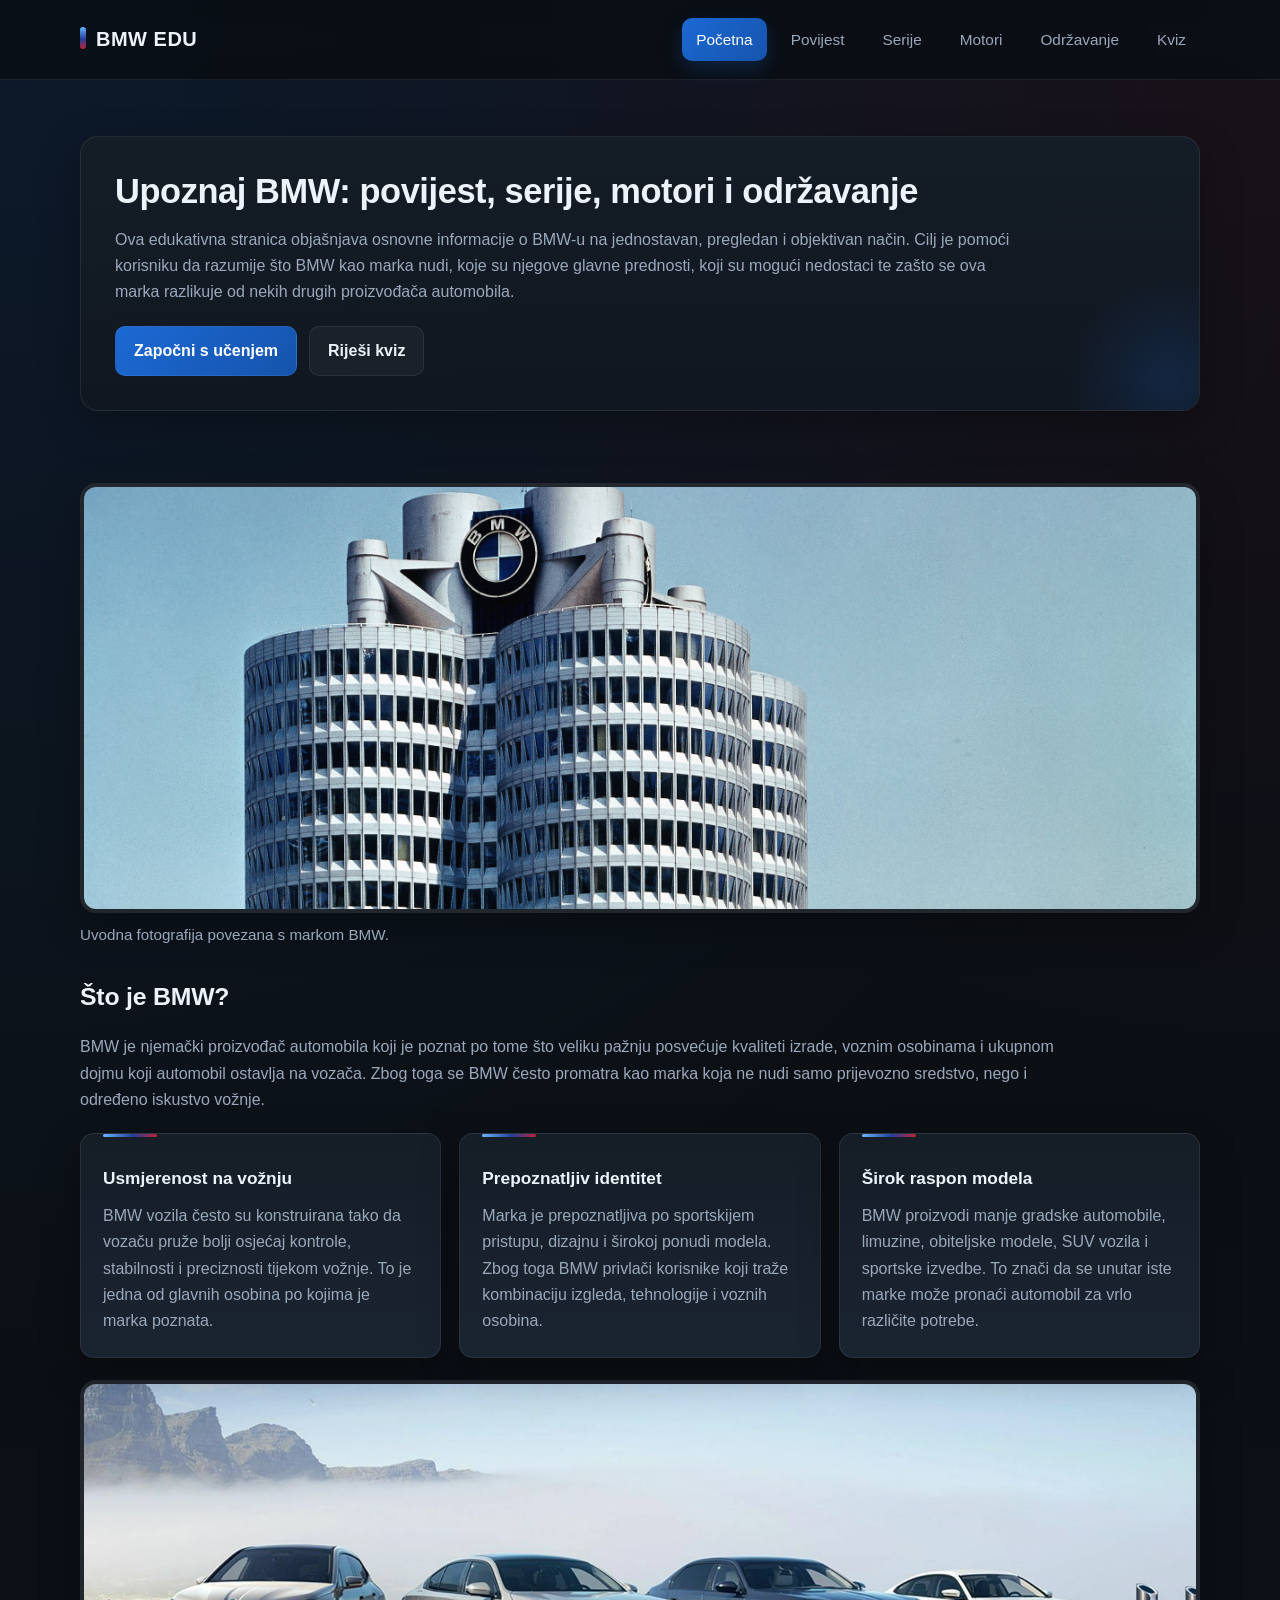
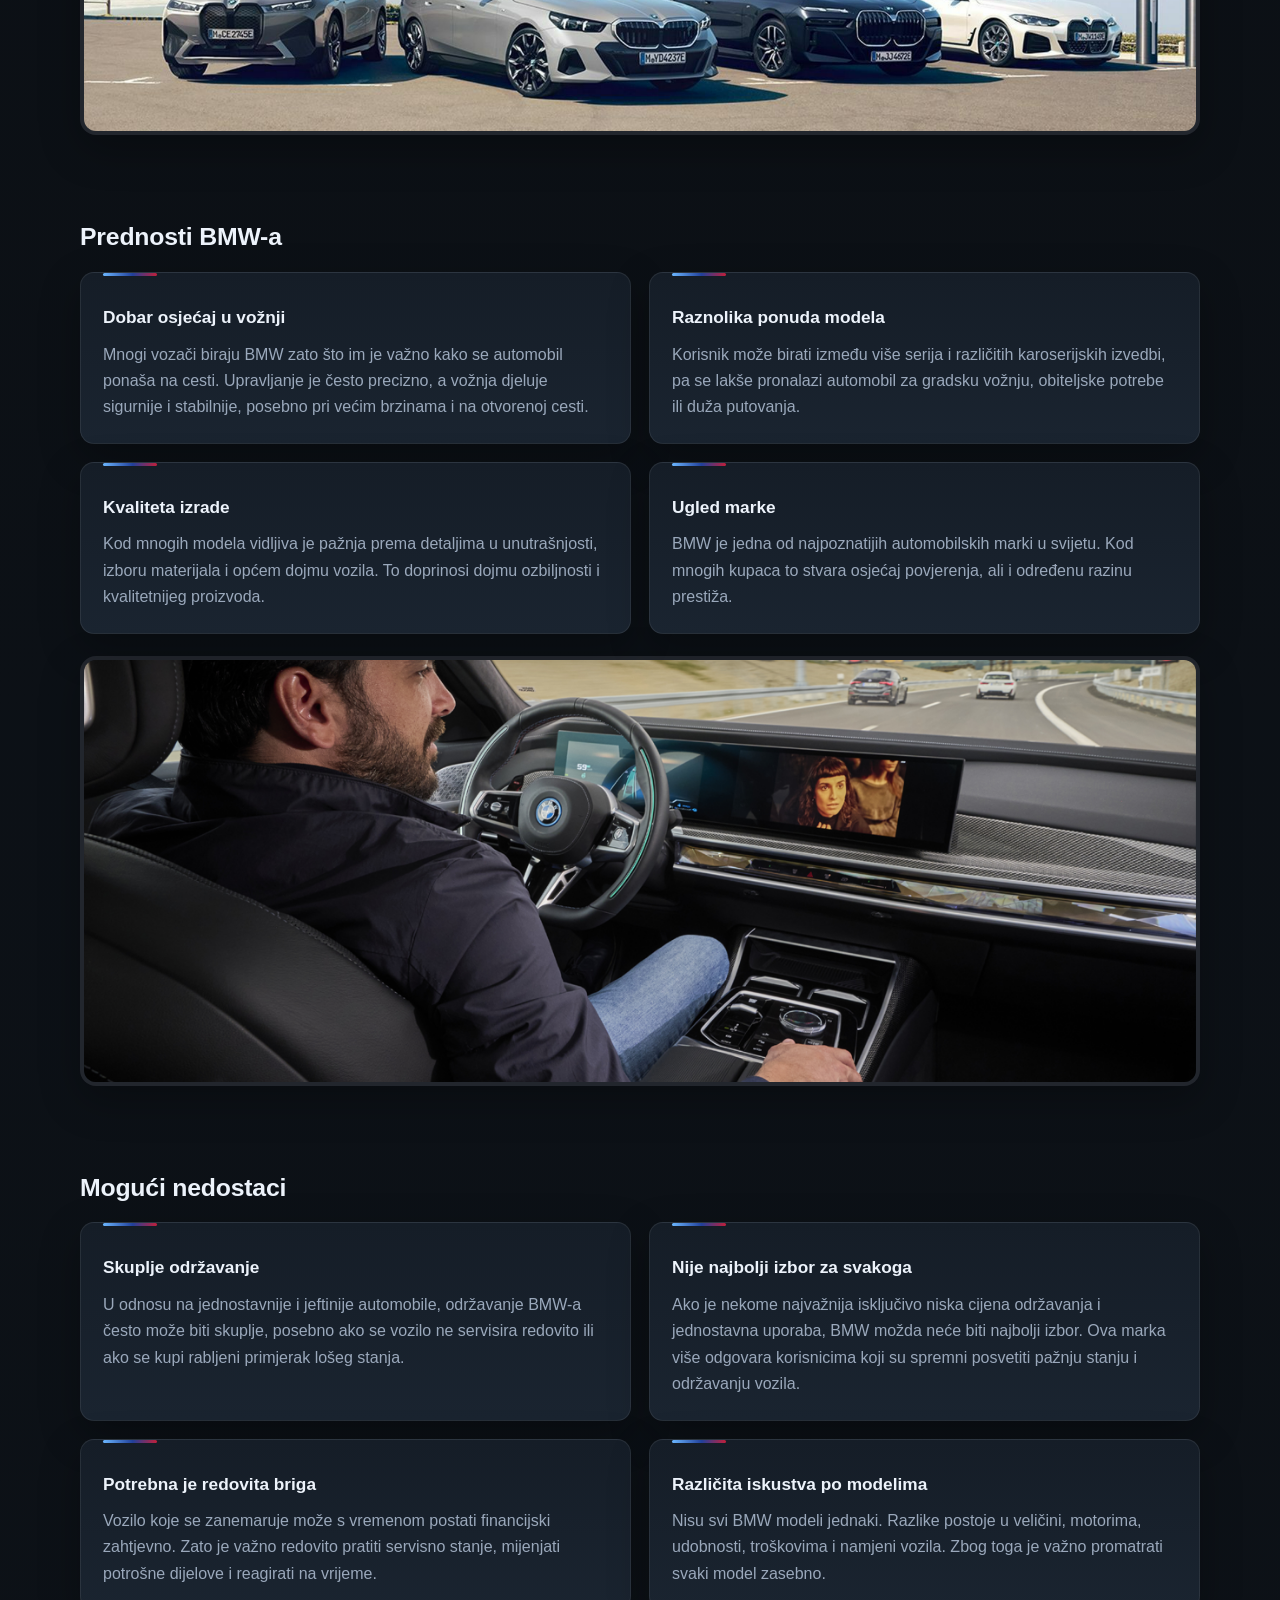
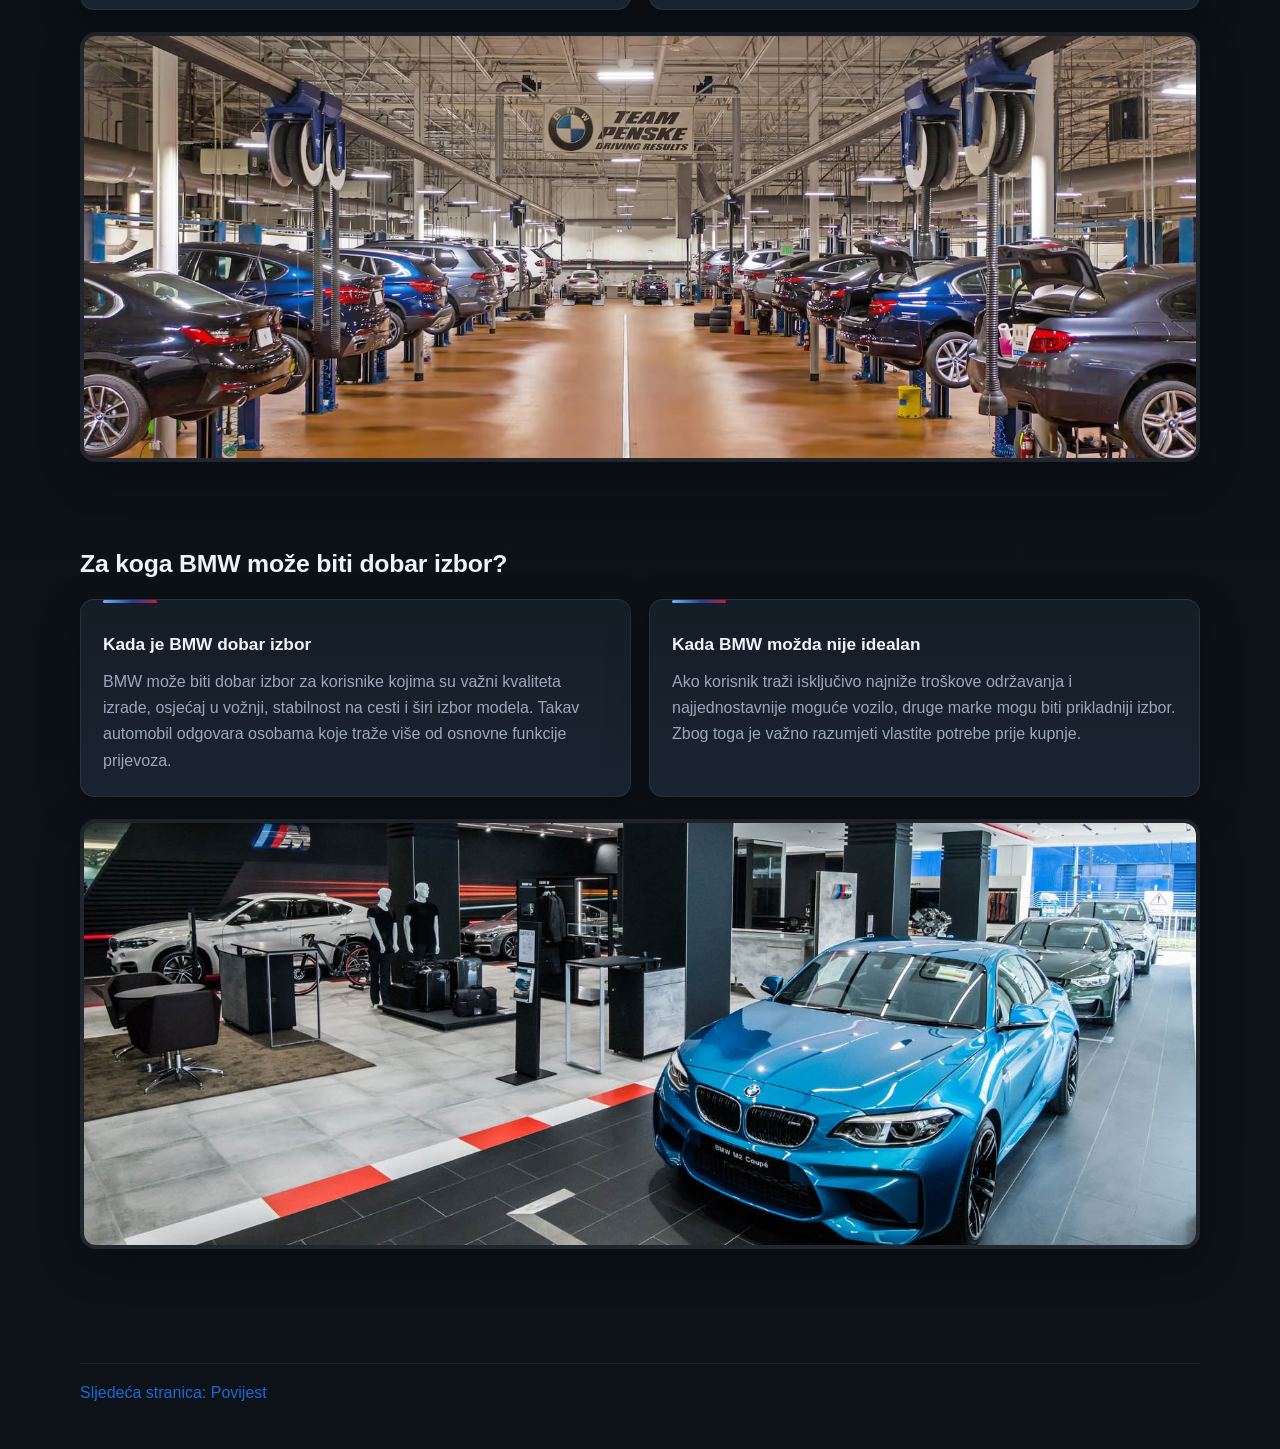
<file: index.html>
﻿<!DOCTYPE html>
<html lang="hr">
<head>
    <meta charset="UTF-8" />
    <meta name="viewport" content="width=device-width, initial-scale=1.0" />
    <title>BMW EDU – Početna</title>
    <link rel="stylesheet" href="style.css" />
</head>
<body>

    <header class="topbar">
        <div class="container topbar__inner">
            <a class="brand" href="index.html">BMW EDU</a>
            <nav class="nav">
                <a class="active" href="index.html">Početna</a>
                <a href="povijest.html">Povijest</a>
                <a href="serije.html">Serije</a>
                <a href="motori.html">Motori</a>
                <a href="odrzavanje.html">Održavanje</a>
                <a href="kviz.html">Kviz</a>
            </nav>
        </div>
    </header>

    <main>
        <section class="hero">
            <div class="container">
                <div class="hero__box">
                    <h1>Upoznaj BMW: povijest, serije, motori i održavanje</h1>
                    <p>
                        Ova edukativna stranica objašnjava osnovne informacije o BMW-u na jednostavan, pregledan i objektivan način.
                        Cilj je pomoći korisniku da razumije što BMW kao marka nudi, koje su njegove glavne prednosti,
                        koji su mogući nedostaci te zašto se ova marka razlikuje od nekih drugih proizvođača automobila.
                    </p>
                    <div class="hero__buttons">
                        <a class="btn" href="povijest.html">Započni s učenjem</a>
                        <a class="btn btn--secondary" href="kviz.html">Riješi kviz</a>
                    </div>
                </div>
            </div>
        </section>

        <section class="section">
            <div class="container">
                <figure class="page-image">
                    <img src="images/index-bmw.jpg" alt="Uvodna fotografija marke BMW">
                    <figcaption>Uvodna fotografija povezana s markom BMW.</figcaption>
                </figure>

                <h2>Što je BMW?</h2>
                <p class="section-intro">
                    BMW je njemački proizvođač automobila koji je poznat po tome što veliku pažnju posvećuje kvaliteti izrade,
                    voznim osobinama i ukupnom dojmu koji automobil ostavlja na vozača. Zbog toga se BMW često promatra kao marka
                    koja ne nudi samo prijevozno sredstvo, nego i određeno iskustvo vožnje.
                </p>

                <div class="grid">
                    <div class="card">
                        <h3>Usmjerenost na vožnju</h3>
                        <p>
                            BMW vozila često su konstruirana tako da vozaču pruže bolji osjećaj kontrole,
                            stabilnosti i preciznosti tijekom vožnje. To je jedna od glavnih osobina po kojima je marka poznata.
                        </p>
                    </div>

                    <div class="card">
                        <h3>Prepoznatljiv identitet</h3>
                        <p>
                            Marka je prepoznatljiva po sportskijem pristupu, dizajnu i širokoj ponudi modela.
                            Zbog toga BMW privlači korisnike koji traže kombinaciju izgleda, tehnologije i voznih osobina.
                        </p>
                    </div>

                    <div class="card">
                        <h3>Širok raspon modela</h3>
                        <p>
                            BMW proizvodi manje gradske automobile, limuzine, obiteljske modele, SUV vozila i sportske izvedbe.
                            To znači da se unutar iste marke može pronaći automobil za vrlo različite potrebe.
                        </p>
                    </div>

                </div>
                <figure class="page-image">
                    <img src="images/index2.png">
                </figure>
            </div>
        </section>

        <section class="section">
            <div class="container">
                <h2>Prednosti BMW-a</h2>
                <div class="grid-2">
                    <div class="card">
                        <h3>Dobar osjećaj u vožnji</h3>
                        <p>
                            Mnogi vozači biraju BMW zato što im je važno kako se automobil ponaša na cesti.
                            Upravljanje je često precizno, a vožnja djeluje sigurnije i stabilnije, posebno pri većim brzinama
                            i na otvorenoj cesti.
                        </p>
                    </div>

                    <div class="card">
                        <h3>Raznolika ponuda modela</h3>
                        <p>
                            Korisnik može birati između više serija i različitih karoserijskih izvedbi,
                            pa se lakše pronalazi automobil za gradsku vožnju, obiteljske potrebe ili duža putovanja.
                        </p>
                    </div>

                    <div class="card">
                        <h3>Kvaliteta izrade</h3>
                        <p>
                            Kod mnogih modela vidljiva je pažnja prema detaljima u unutrašnjosti, izboru materijala
                            i općem dojmu vozila. To doprinosi dojmu ozbiljnosti i kvalitetnijeg proizvoda.
                        </p>
                    </div>

                    <div class="card">
                        <h3>Ugled marke</h3>
                        <p>
                            BMW je jedna od najpoznatijih automobilskih marki u svijetu. Kod mnogih kupaca to stvara
                            osjećaj povjerenja, ali i određenu razinu prestiža.
                        </p>
                    </div>
                </div>
                <figure class="page-image">
                    <img src="images/index3.png">
                </figure>
            </div>
        </section>

        <section class="section">
            <div class="container">
                <h2>Mogući nedostaci</h2>
                <div class="grid-2">
                    <div class="card">
                        <h3>Skuplje održavanje</h3>
                        <p>
                            U odnosu na jednostavnije i jeftinije automobile, održavanje BMW-a često može biti skuplje,
                            posebno ako se vozilo ne servisira redovito ili ako se kupi rabljeni primjerak lošeg stanja.
                        </p>
                    </div>

                    <div class="card">
                        <h3>Nije najbolji izbor za svakoga</h3>
                        <p>
                            Ako je nekome najvažnija isključivo niska cijena održavanja i jednostavna uporaba,
                            BMW možda neće biti najbolji izbor. Ova marka više odgovara korisnicima koji su spremni
                            posvetiti pažnju stanju i održavanju vozila.
                        </p>
                    </div>

                    <div class="card">
                        <h3>Potrebna je redovita briga</h3>
                        <p>
                            Vozilo koje se zanemaruje može s vremenom postati financijski zahtjevno.
                            Zato je važno redovito pratiti servisno stanje, mijenjati potrošne dijelove i reagirati na vrijeme.
                        </p>
                    </div>

                    <div class="card">
                        <h3>Različita iskustva po modelima</h3>
                        <p>
                            Nisu svi BMW modeli jednaki. Razlike postoje u veličini, motorima, udobnosti,
                            troškovima i namjeni vozila. Zbog toga je važno promatrati svaki model zasebno.
                        </p>
                    </div>
                </div>
                <figure class="page-image">
                    <img src="images/index4.avif">
                </figure>
            </div>
        </section>

        <section class="section">
            <div class="container">
                <h2>Za koga BMW može biti dobar izbor?</h2>
                <div class="grid-2">
                    <div class="card">
                        <h3>Kada je BMW dobar izbor</h3>
                        <p>
                            BMW može biti dobar izbor za korisnike kojima su važni kvaliteta izrade, osjećaj u vožnji,
                            stabilnost na cesti i širi izbor modela. Takav automobil odgovara osobama koje traže više od osnovne funkcije prijevoza.
                        </p>
                    </div>

                    <div class="card">
                        <h3>Kada BMW možda nije idealan</h3>
                        <p>
                            Ako korisnik traži isključivo najniže troškove održavanja i najjednostavnije moguće vozilo,
                            druge marke mogu biti prikladniji izbor. Zbog toga je važno razumjeti vlastite potrebe prije kupnje.
                        </p>
                    </div>
                </div>
                <figure class="page-image">
                    <img src="images/index6.jpeg">
                </figure>
            </div>
        </section>
    </main>

    <footer class="footer">
        <div class="container footer__inner">
           
            <a href="povijest.html">Sljedeća stranica: Povijest</a>
        </div>
    </footer>

</body>
</html>
</file>
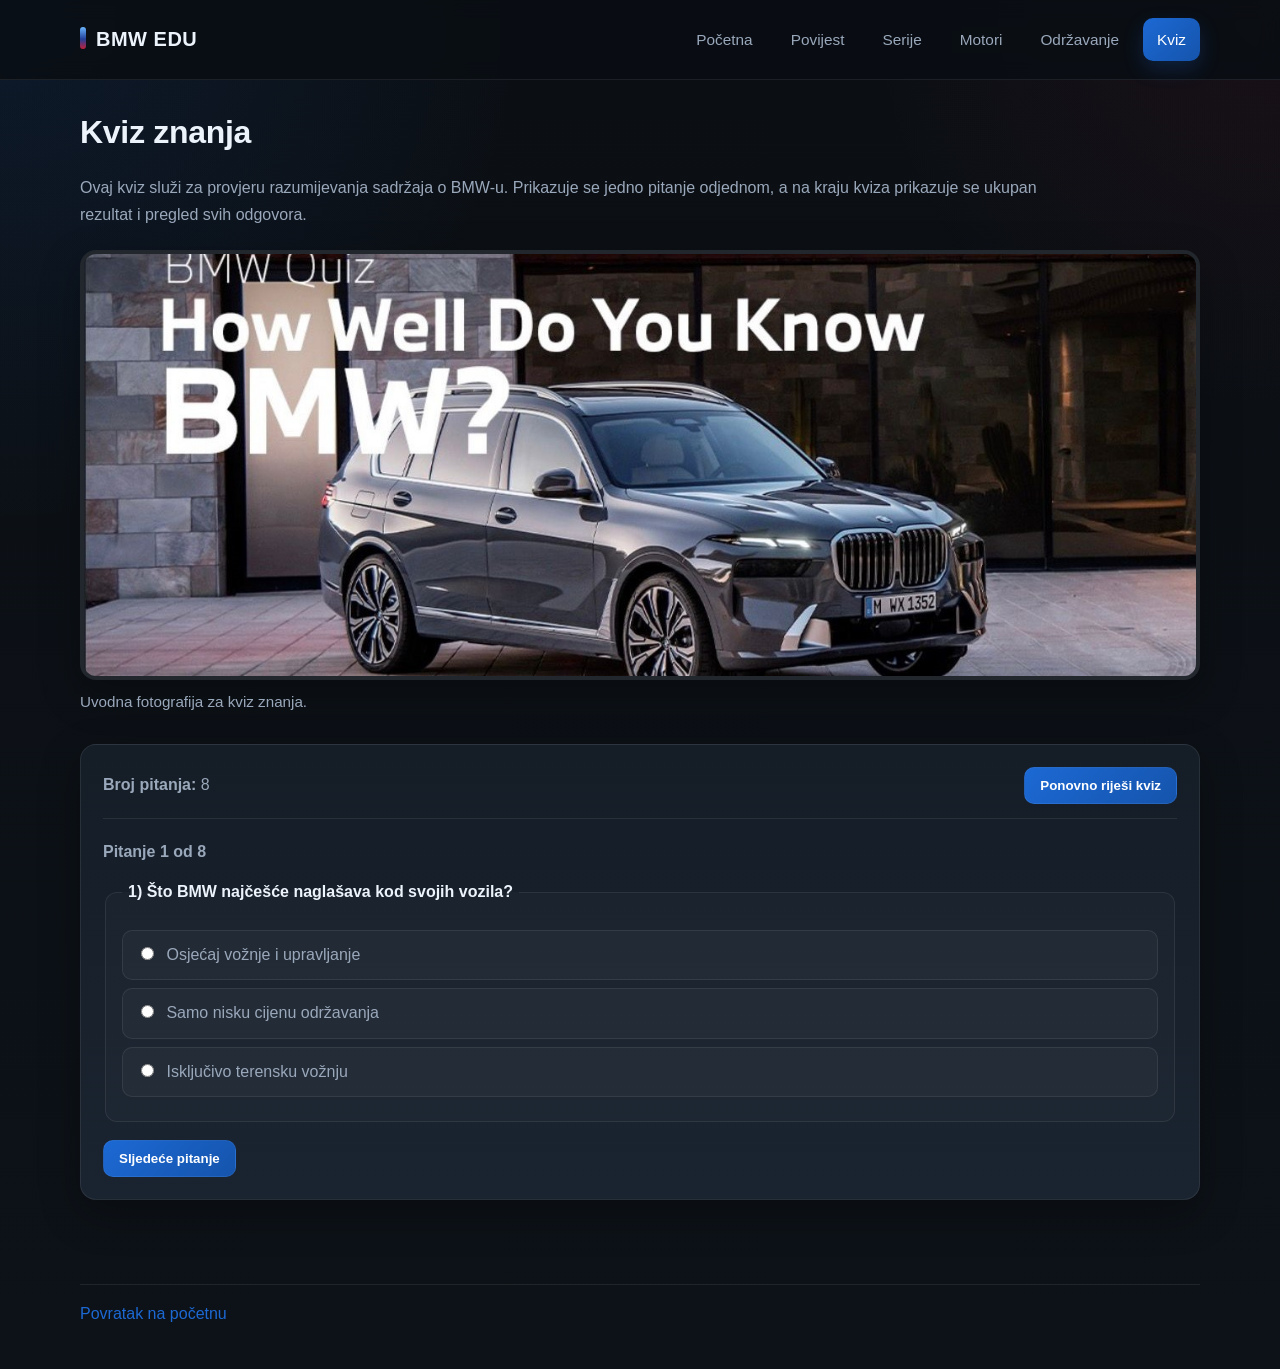
<file: kviz.html>
<!DOCTYPE html>
<html lang="hr">
<head>
    <meta charset="UTF-8" />
    <meta name="viewport" content="width=device-width, initial-scale=1.0" />
    <title>BMW EDU – Kviz</title>
    <link rel="stylesheet" href="style.css" />
    <style>
        .review-list {
            display: grid;
            gap: 16px;
            margin-top: 20px;
        }

        .review-item {
            background: var(--panel);
            border: 1px solid var(--line);
            border-radius: 12px;
            padding: 18px;
        }

            .review-item.correct {
                border-left: 6px solid var(--good);
                background: #eefaf3;
            }

            .review-item.wrong {
                border-left: 6px solid var(--bad);
                background: #fff1f3;
            }

            .review-item h3 {
                margin-top: 0;
                margin-bottom: 10px;
                font-size: 1.05rem;
            }

            .review-item p {
                margin: 6px 0;
            }

        .question-progress {
            color: var(--muted);
            margin-bottom: 14px;
            font-weight: 700;
        }

        .quiz-actions {
            display: flex;
            gap: 12px;
            margin-top: 18px;
            flex-wrap: wrap;
        }

        .result-summary {
            background: var(--panel);
            border: 1px solid var(--line);
            border-radius: 12px;
            padding: 20px;
            margin-top: 20px;
        }

            .result-summary h2 {
                margin-top: 0;
            }

        .warning-text {
            color: var(--bad);
            font-weight: 700;
            display: none;
            margin-top: 10px;
        }

            .warning-text.show {
                display: block;
            }
    </style>
</head>
<body>

    <header class="topbar">
        <div class="container topbar__inner">
            <a class="brand" href="index.html">BMW EDU</a>
            <nav class="nav">
                <a href="index.html">Početna</a>
                <a href="povijest.html">Povijest</a>
                <a href="serije.html">Serije</a>
                <a href="motori.html">Motori</a>
                <a href="odrzavanje.html">Održavanje</a>
                <a class="active" href="kviz.html">Kviz</a>
            </nav>
        </div>
    </header>

    <main class="section">
        <div class="container">
            <h1>Kviz znanja</h1>
            <p class="section-intro">
                Ovaj kviz služi za provjeru razumijevanja sadržaja o BMW-u. Prikazuje se jedno pitanje odjednom,
                a na kraju kviza prikazuje se ukupan rezultat i pregled svih odgovora.
            </p>

            <figure class="page-image">
                <img src="images/kviz-bmw.jpg" alt="BMW vozilo kao uvod u kviz">
                <figcaption>Uvodna fotografija za kviz znanja.</figcaption>
            </figure>

            <div class="quizWrap">
                <div class="scorebar">
                    <div><strong>Broj pitanja:</strong> 8</div>
                    <button id="resetBtn" class="btnSmall" type="button">Ponovno riješi kviz</button>
                </div>

                <form id="quiz" autocomplete="off">
                    <div id="questionProgress" class="question-progress">Pitanje 1 od 8</div>

                    <fieldset class="q">
                        <legend>1) Što BMW najčešće naglašava kod svojih vozila?</legend>
                        <label class="opt"><input type="radio" name="q1" value="Osjećaj vožnje i upravljanje" data-correct="1"> Osjećaj vožnje i upravljanje</label>
                        <label class="opt"><input type="radio" name="q1" value="Samo nisku cijenu održavanja" data-correct="0"> Samo nisku cijenu održavanja</label>
                        <label class="opt"><input type="radio" name="q1" value="Isključivo terensku vožnju" data-correct="0"> Isključivo terensku vožnju</label>
                    </fieldset>

                    <fieldset class="q">
                        <legend>2) Koja je jedna od mogućih prednosti BMW-a?</legend>
                        <label class="opt"><input type="radio" name="q2" value="Uvijek najniži troškovi popravaka" data-correct="0"> Uvijek najniži troškovi popravaka</label>
                        <label class="opt"><input type="radio" name="q2" value="Precizniji i ugodniji osjećaj vožnje" data-correct="1"> Precizniji i ugodniji osjećaj vožnje</label>
                        <label class="opt"><input type="radio" name="q2" value="Svi modeli imaju jednaku namjenu" data-correct="0"> Svi modeli imaju jednaku namjenu</label>
                    </fieldset>

                    <fieldset class="q">
                        <legend>3) Koji je mogući nedostatak BMW-a?</legend>
                        <label class="opt"><input type="radio" name="q3" value="Održavanje može biti skuplje" data-correct="1"> Održavanje može biti skuplje</label>
                        <label class="opt"><input type="radio" name="q3" value="Vozila se ne mogu koristiti za grad" data-correct="0"> Vozila se ne mogu koristiti za grad</label>
                        <label class="opt"><input type="radio" name="q3" value="Marka nema različite modele" data-correct="0"> Marka nema različite modele</label>
                    </fieldset>

                    <fieldset class="q">
                        <legend>4) Čemu služe BMW serije?</legend>
                        <label class="opt"><input type="radio" name="q4" value="Razlikovanju veličine, klase i namjene vozila" data-correct="1"> Razlikovanju veličine, klase i namjene vozila</label>
                        <label class="opt"><input type="radio" name="q4" value="Označavanju boje vozila" data-correct="0"> Označavanju boje vozila</label>
                        <label class="opt"><input type="radio" name="q4" value="Pokazivanju godišta vozila" data-correct="0"> Pokazivanju godišta vozila</label>
                    </fieldset>

                    <fieldset class="q">
                        <legend>5) Koja serija je obično veća i udobnija od serije 3?</legend>
                        <label class="opt"><input type="radio" name="q5" value="Serija 1" data-correct="0"> Serija 1</label>
                        <label class="opt"><input type="radio" name="q5" value="Serija 5" data-correct="1"> Serija 5</label>
                        <label class="opt"><input type="radio" name="q5" value="Sve serije su iste veličine" data-correct="0"> Sve serije su iste veličine</label>
                    </fieldset>

                    <fieldset class="q">
                        <legend>6) Za što su često prikladni dizelski motori?</legend>
                        <label class="opt"><input type="radio" name="q6" value="Duže relacije i veću kilometražu" data-correct="1"> Duže relacije i veću kilometražu</label>
                        <label class="opt"><input type="radio" name="q6" value="Isključivo kratku gradsku vožnju" data-correct="0"> Isključivo kratku gradsku vožnju</label>
                        <label class="opt"><input type="radio" name="q6" value="Samo sportske utrke" data-correct="0"> Samo sportske utrke</label>
                    </fieldset>

                    <fieldset class="q">
                        <legend>7) Zašto je redovito održavanje važno?</legend>
                        <label class="opt"><input type="radio" name="q7" value="Zbog sigurnosti, pouzdanosti i dugotrajnosti" data-correct="1"> Zbog sigurnosti, pouzdanosti i dugotrajnosti</label>
                        <label class="opt"><input type="radio" name="q7" value="Zato što mijenja izgled vozila" data-correct="0"> Zato što mijenja izgled vozila</label>
                        <label class="opt"><input type="radio" name="q7" value="Zato što smanjuje broj sjedala" data-correct="0"> Zato što smanjuje broj sjedala</label>
                    </fieldset>

                    <fieldset class="q">
                        <legend>8) Koja je glavna svrha ove stranice?</legend>
                        <label class="opt"><input type="radio" name="q8" value="Reklamirati samo jedan model BMW-a" data-correct="0"> Reklamirati samo jedan model BMW-a</label>
                        <label class="opt"><input type="radio" name="q8" value="Jednostavno i objektivno objasniti marku BMW" data-correct="1"> Jednostavno i objektivno objasniti marku BMW</label>
                        <label class="opt"><input type="radio" name="q8" value="Usporediti samo cijene rabljenih vozila" data-correct="0"> Usporediti samo cijene rabljenih vozila</label>
                    </fieldset>
                </form>

                <p id="warningText" class="warning-text">Potrebno je odabrati jedan odgovor prije nastavka.</p>

                <div class="quiz-actions">
                    <button id="nextBtn" class="btnSmall" type="button">Sljedeće pitanje</button>
                </div>

                <div id="resultBlock" class="result-summary" style="display: none;">
                    <h2>Rezultat kviza</h2>
                    <p id="finalScore"></p>
                    <div id="reviewList" class="review-list"></div>
                </div>
            </div>
        </div>
    </main>

    <footer class="footer">
        <div class="container footer__inner">
           
            <a href="index.html">Povratak na početnu</a>
        </div>
    </footer>

    <script>
        (function () {
            const questions = Array.from(document.querySelectorAll(".q"));
            const total = questions.length;
            const nextBtn = document.getElementById("nextBtn");
            const resetBtn = document.getElementById("resetBtn");
            const quiz = document.getElementById("quiz");
            const resultBlock = document.getElementById("resultBlock");
            const finalScore = document.getElementById("finalScore");
            const reviewList = document.getElementById("reviewList");
            const questionProgress = document.getElementById("questionProgress");
            const warningText = document.getElementById("warningText");

            let currentQuestion = 0;
            let userAnswers = [];

            function showQuestion(index) {
                questions.forEach((question, i) => {
                    question.style.display = i === index ? "block" : "none";
                });
                questionProgress.textContent = `Pitanje ${index + 1} od ${total}`;
                warningText.classList.remove("show");

                if (index === total - 1) {
                    nextBtn.textContent = "Završi kviz";
                } else {
                    nextBtn.textContent = "Sljedeće pitanje";
                }
            }

            function getSelectedAnswer(questionIndex) {
                const selected = document.querySelector(`input[name="q${questionIndex + 1}"]:checked`);
                return selected || null;
            }

            function buildResults() {
                let score = 0;
                reviewList.innerHTML = "";

                questions.forEach((question, index) => {
                    const selected = userAnswers[index];
                    const allOptions = Array.from(question.querySelectorAll(`input[name="q${index + 1}"]`));
                    const correctOption = allOptions.find(option => option.dataset.correct === "1");
                    const isCorrect = selected && selected.dataset.correct === "1";

                    if (isCorrect) {
                        score++;
                    }

                    const reviewItem = document.createElement("div");
                    reviewItem.className = `review-item ${isCorrect ? "correct" : "wrong"}`;

                    const questionText = question.querySelector("legend").textContent;
                    const selectedText = selected ? selected.value : "Nije odabran odgovor";
                    const correctText = correctOption ? correctOption.value : "Nije dostupno";

                    reviewItem.innerHTML = `
            <h3>${questionText}</h3>
            <p><strong>Tvoj odgovor:</strong> ${selectedText}</p>
            <p><strong>Točan odgovor:</strong> ${correctText}</p>
            <p><strong>Rezultat:</strong> ${isCorrect ? "Točno" : "Netočno"}</p>
          `;

                    reviewList.appendChild(reviewItem);
                });

                finalScore.textContent = `Ukupan rezultat: ${score} / ${total}`;
            }

            nextBtn.addEventListener("click", function () {
                const selected = getSelectedAnswer(currentQuestion);

                if (!selected) {
                    warningText.classList.add("show");
                    return;
                }

                userAnswers[currentQuestion] = selected;

                if (currentQuestion < total - 1) {
                    currentQuestion++;
                    showQuestion(currentQuestion);
                } else {
                    quiz.style.display = "none";
                    questionProgress.style.display = "none";
                    nextBtn.style.display = "none";
                    warningText.classList.remove("show");
                    resultBlock.style.display = "block";
                    buildResults();
                }
            });

            resetBtn.addEventListener("click", function () {
                currentQuestion = 0;
                userAnswers = [];

                questions.forEach((question) => {
                    const inputs = question.querySelectorAll("input[type='radio']");
                    inputs.forEach(input => {
                        input.checked = false;
                    });
                });

                quiz.style.display = "block";
                questionProgress.style.display = "block";
                nextBtn.style.display = "inline-block";
                resultBlock.style.display = "none";
                reviewList.innerHTML = "";
                finalScore.textContent = "";
                warningText.classList.remove("show");

                showQuestion(0);
            });

            showQuestion(0);
        })();
    </script>

</body>
</html>
</file>
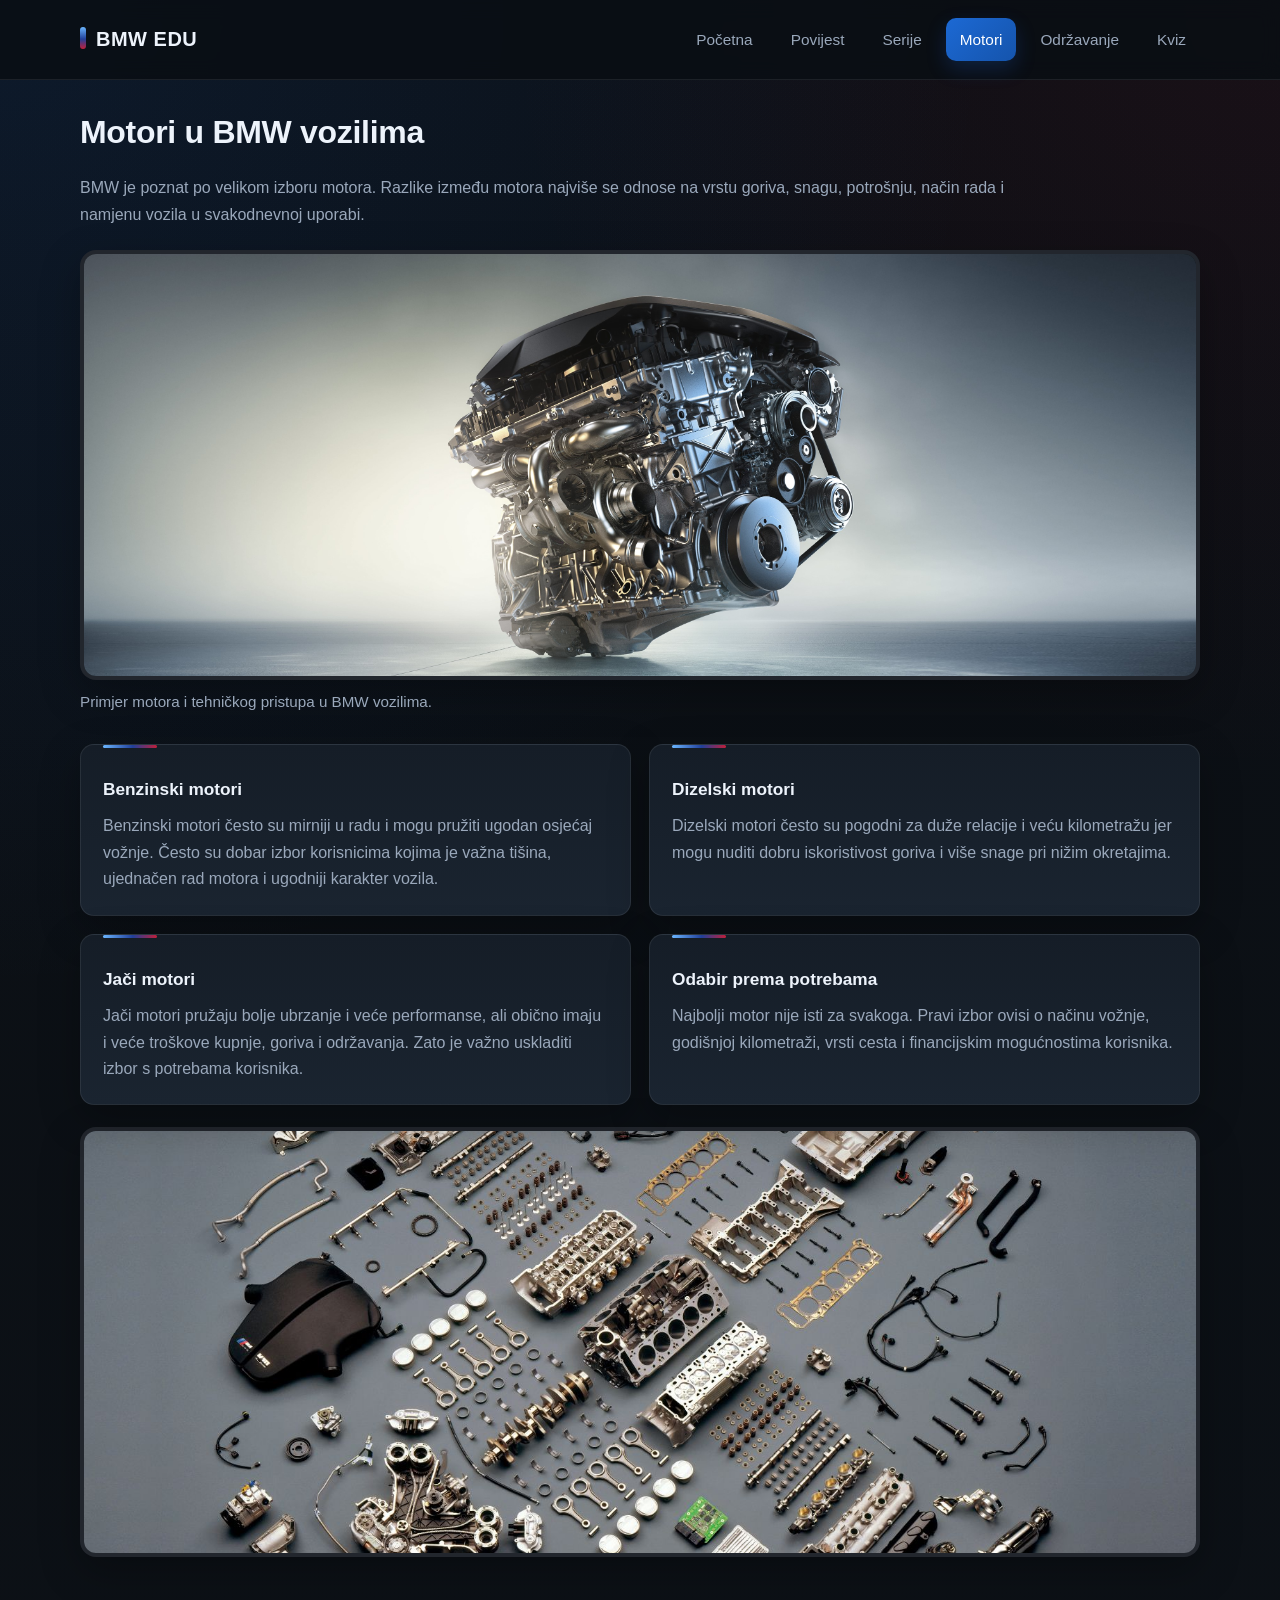
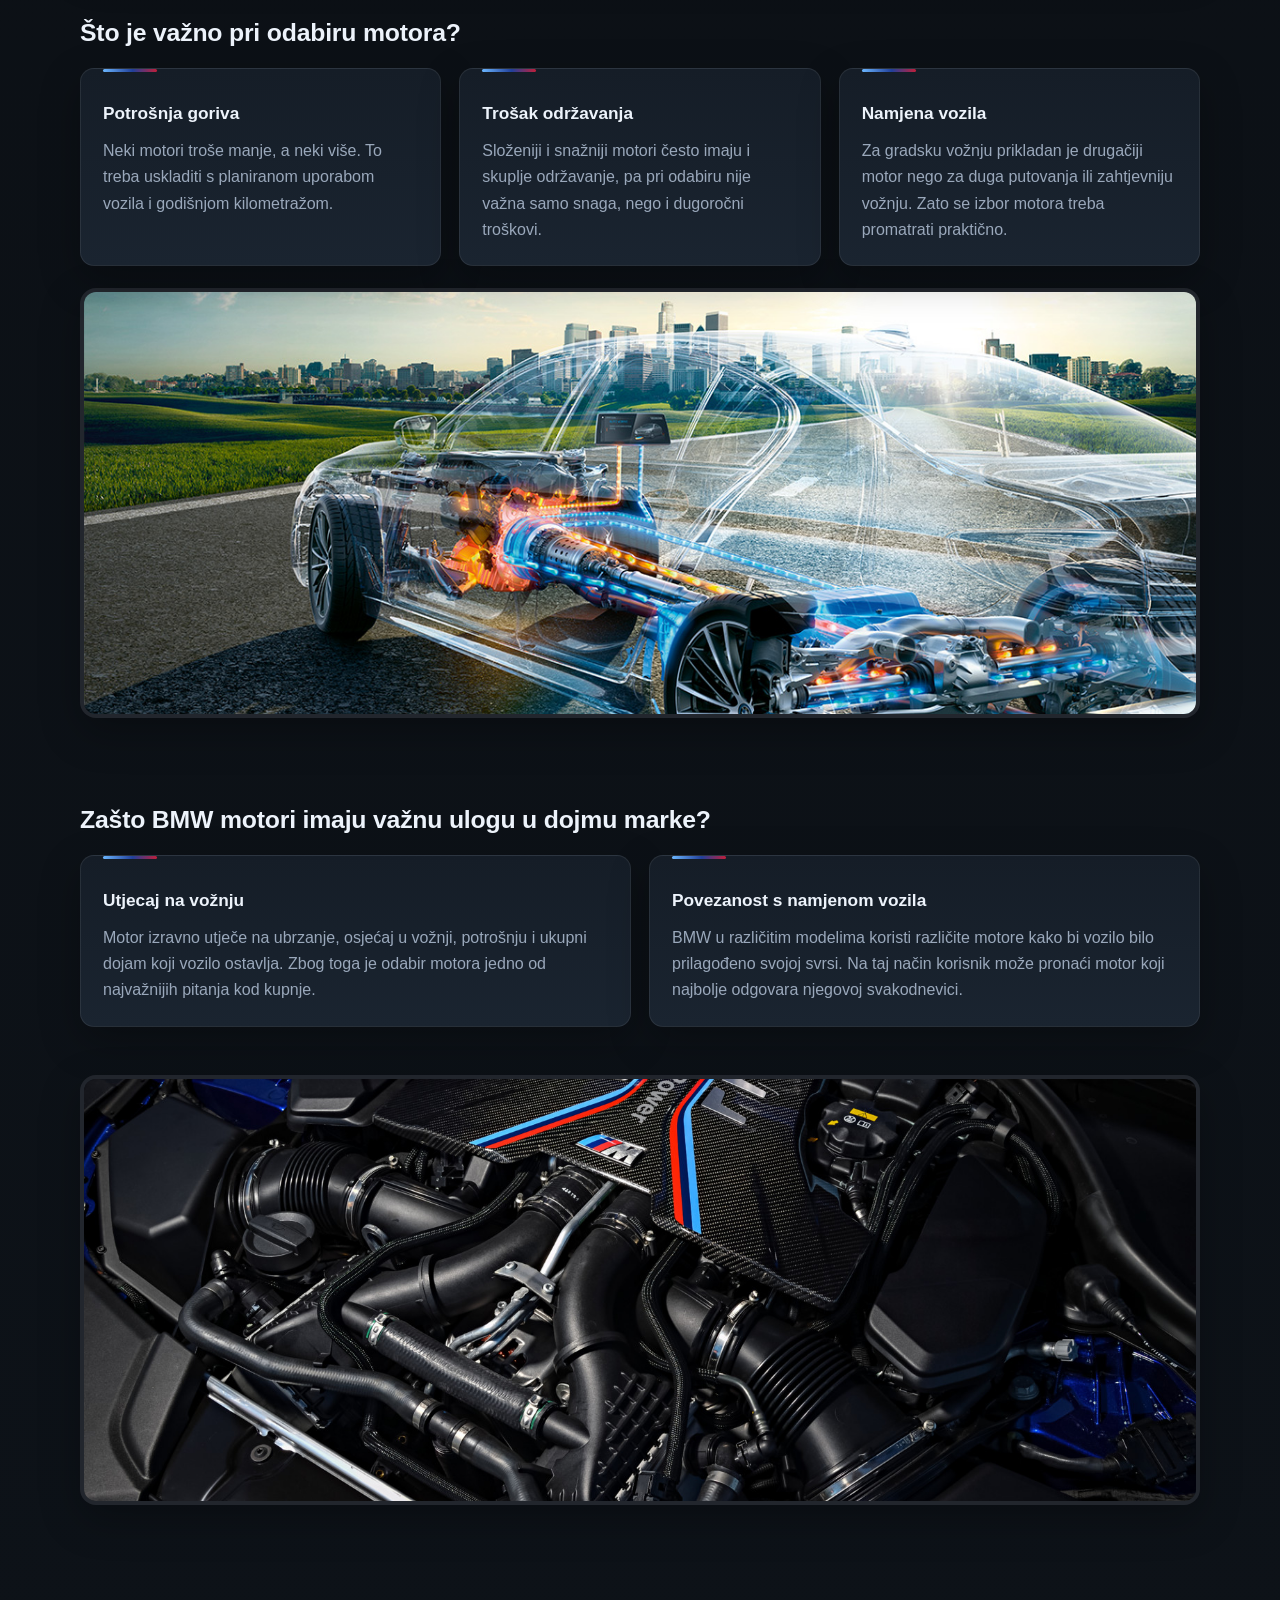
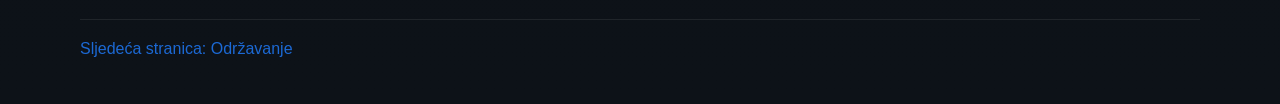
<file: motori.html>
<!DOCTYPE html>
<html lang="hr">
<head>
    <meta charset="UTF-8" />
    <meta name="viewport" content="width=device-width, initial-scale=1.0" />
    <title>BMW EDU – Motori</title>
    <link rel="stylesheet" href="style.css" />
</head>
<body>

    <header class="topbar">
        <div class="container topbar__inner">
            <a class="brand" href="index.html">BMW EDU</a>
            <nav class="nav">
                <a href="index.html">Početna</a>
                <a href="povijest.html">Povijest</a>
                <a href="serije.html">Serije</a>
                <a class="active" href="motori.html">Motori</a>
                <a href="odrzavanje.html">Održavanje</a>
                <a href="kviz.html">Kviz</a>
            </nav>
        </div>
    </header>

    <main class="section">
        <div class="container">
            <h1>Motori u BMW vozilima</h1>
            <p class="section-intro">
                BMW je poznat po velikom izboru motora. Razlike između motora najviše se odnose na vrstu goriva,
                snagu, potrošnju, način rada i namjenu vozila u svakodnevnoj uporabi.
            </p>

            <figure class="page-image">
                <img src="images/motori-bmw.jpg" alt="BMW motor i tehnički prikaz">
                <figcaption>Primjer motora i tehničkog pristupa u BMW vozilima.</figcaption>
            </figure>

            <div class="grid-2">
                <div class="card">
                    <h3>Benzinski motori</h3>
                    <p>
                        Benzinski motori često su mirniji u radu i mogu pružiti ugodan osjećaj vožnje.
                        Često su dobar izbor korisnicima kojima je važna tišina, ujednačen rad motora i ugodniji karakter vozila.
                    </p>
                </div>

                <div class="card">
                    <h3>Dizelski motori</h3>
                    <p>
                        Dizelski motori često su pogodni za duže relacije i veću kilometražu jer mogu nuditi
                        dobru iskoristivost goriva i više snage pri nižim okretajima.
                    </p>
                </div>

                <div class="card">
                    <h3>Jači motori</h3>
                    <p>
                        Jači motori pružaju bolje ubrzanje i veće performanse, ali obično imaju i veće troškove kupnje,
                        goriva i održavanja. Zato je važno uskladiti izbor s potrebama korisnika.
                    </p>
                </div>

                <div class="card">
                    <h3>Odabir prema potrebama</h3>
                    <p>
                        Najbolji motor nije isti za svakoga. Pravi izbor ovisi o načinu vožnje, godišnjoj kilometraži,
                        vrsti cesta i financijskim mogućnostima korisnika.
                    </p>
                </div>
            </div>
            <figure class="page-image">
                <img src="images/motor1.jpg" alt="BMW motor i tehnički prikaz">
            </figure>
            <section class="section">
                <h2>Što je važno pri odabiru motora?</h2>
                <div class="grid">
                    <div class="card">
                        <h3>Potrošnja goriva</h3>
                        <p>
                            Neki motori troše manje, a neki više. To treba uskladiti s planiranom uporabom vozila i godišnjom kilometražom.
                        </p>
                    </div>

                    <div class="card">
                        <h3>Trošak održavanja</h3>
                        <p>
                            Složeniji i snažniji motori često imaju i skuplje održavanje, pa pri odabiru nije važna samo snaga,
                            nego i dugoročni troškovi.
                        </p>
                    </div>

                    <div class="card">
                        <h3>Namjena vozila</h3>
                        <p>
                            Za gradsku vožnju prikladan je drugačiji motor nego za duga putovanja ili zahtjevniju vožnju.
                            Zato se izbor motora treba promatrati praktično.
                        </p>
                    </div>
                </div>
                <figure class="page-image">
                    <img src="images/motor2.jpg" alt="BMW motor i tehnički prikaz">
                </figure>
            </section>

            <section class="section">
                <h2>Zašto BMW motori imaju važnu ulogu u dojmu marke?</h2>
                <div class="grid-2">
                    <div class="card">
                        <h3>Utjecaj na vožnju</h3>
                        <p>
                            Motor izravno utječe na ubrzanje, osjećaj u vožnji, potrošnju i ukupni dojam koji vozilo ostavlja.
                            Zbog toga je odabir motora jedno od najvažnijih pitanja kod kupnje.
                        </p>
                    </div>

                    <div class="card">
                        <h3>Povezanost s namjenom vozila</h3>
                        <p>
                            BMW u različitim modelima koristi različite motore kako bi vozilo bilo prilagođeno svojoj svrsi.
                            Na taj način korisnik može pronaći motor koji najbolje odgovara njegovoj svakodnevici.
                        </p>
                    </div>
                </div>
            </section>
            <figure class="page-image">
                <img src="images/motor3.jpg" alt="BMW motor i tehnički prikaz">
            </figure>
        </div>
    </main>

    <footer class="footer">
        <div class="container footer__inner">
            <a href="odrzavanje.html">Sljedeća stranica: Održavanje</a>
        </div>
    </footer>

</body>
</html>
</file>
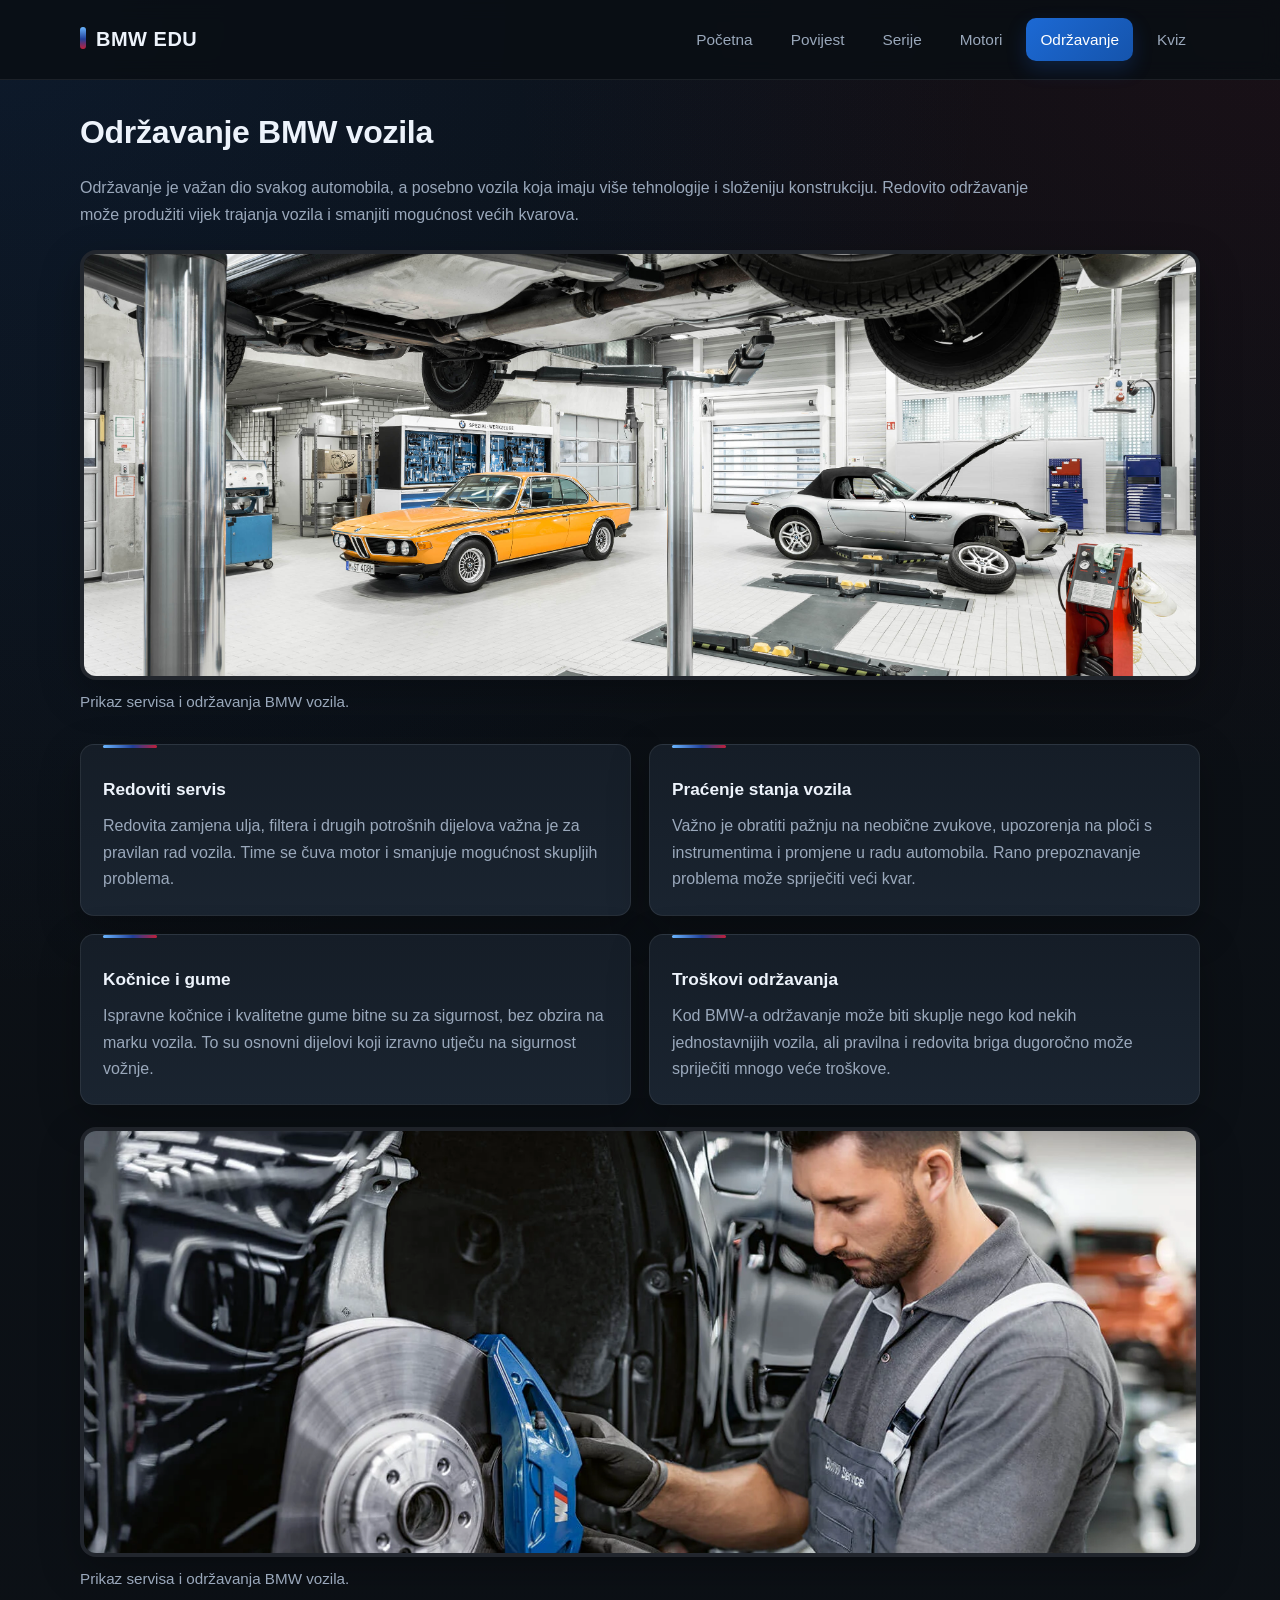
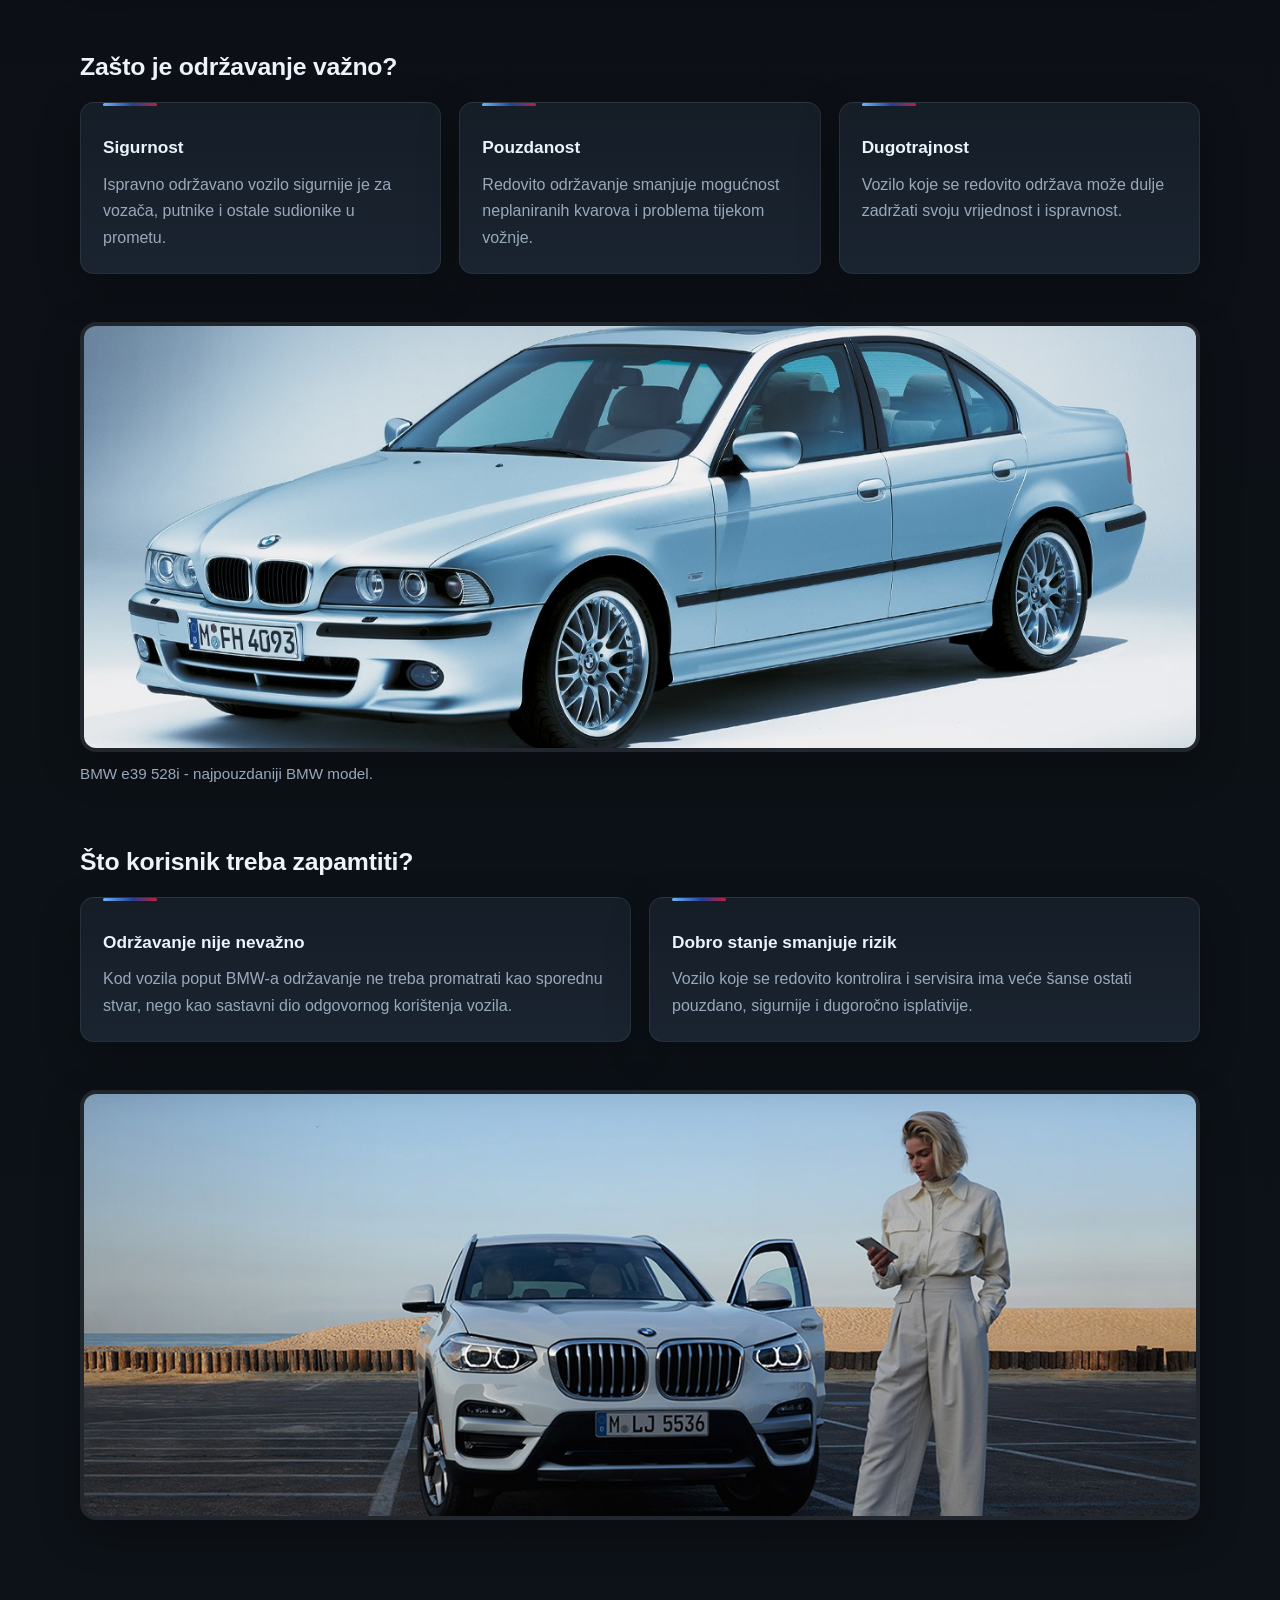
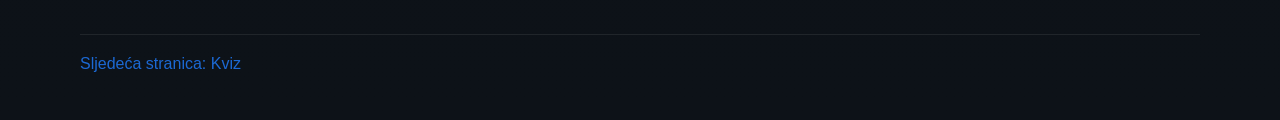
<file: odrzavanje.html>
<!DOCTYPE html>
<html lang="hr">
<head>
    <meta charset="UTF-8" />
    <meta name="viewport" content="width=device-width, initial-scale=1.0" />
    <title>BMW EDU – Održavanje</title>
    <link rel="stylesheet" href="style.css" />
</head>
<body>

    <header class="topbar">
        <div class="container topbar__inner">
            <a class="brand" href="index.html">BMW EDU</a>
            <nav class="nav">
                <a href="index.html">Početna</a>
                <a href="povijest.html">Povijest</a>
                <a href="serije.html">Serije</a>
                <a href="motori.html">Motori</a>
                <a class="active" href="odrzavanje.html">Održavanje</a>
                <a href="kviz.html">Kviz</a>
            </nav>
        </div>
    </header>

    <main class="section">
        <div class="container">
            <h1>Održavanje BMW vozila</h1>
            <p class="section-intro">
                Održavanje je važan dio svakog automobila, a posebno vozila koja imaju više tehnologije i složeniju konstrukciju.
                Redovito održavanje može produžiti vijek trajanja vozila i smanjiti mogućnost većih kvarova.
            </p>

            <figure class="page-image">
                <img src="images/odrzavanje-bmw.jpg" alt="Servis i održavanje BMW vozila">
                <figcaption>Prikaz servisa i održavanja BMW vozila.</figcaption>
            </figure>

            <div class="grid-2">
                <div class="card">
                    <h3>Redoviti servis</h3>
                    <p>
                        Redovita zamjena ulja, filtera i drugih potrošnih dijelova važna je za pravilan rad vozila.
                        Time se čuva motor i smanjuje mogućnost skupljih problema.
                    </p>
                </div>

                <div class="card">
                    <h3>Praćenje stanja vozila</h3>
                    <p>
                        Važno je obratiti pažnju na neobične zvukove, upozorenja na ploči s instrumentima
                        i promjene u radu automobila. Rano prepoznavanje problema može spriječiti veći kvar.
                    </p>
                </div>

                <div class="card">
                    <h3>Kočnice i gume</h3>
                    <p>
                        Ispravne kočnice i kvalitetne gume bitne su za sigurnost, bez obzira na marku vozila.
                        To su osnovni dijelovi koji izravno utječu na sigurnost vožnje.
                    </p>
                </div>

                <div class="card">
                    <h3>Troškovi održavanja</h3>
                    <p>
                        Kod BMW-a održavanje može biti skuplje nego kod nekih jednostavnijih vozila,
                        ali pravilna i redovita briga dugoročno može spriječiti mnogo veće troškove.
                    </p>
                </div>
            </div>
            <figure class="page-image">
                <img src="images/odr1.jpg" alt="Servis i održavanje BMW vozila">
                <figcaption>Prikaz servisa i održavanja BMW vozila.</figcaption>
            </figure>

            <section class="section">
                <h2>Zašto je održavanje važno?</h2>
                <div class="grid">
                    <div class="card">
                        <h3>Sigurnost</h3>
                        <p>
                            Ispravno održavano vozilo sigurnije je za vozača, putnike i ostale sudionike u prometu.
                        </p>
                    </div>

                    <div class="card">
                        <h3>Pouzdanost</h3>
                        <p>
                            Redovito održavanje smanjuje mogućnost neplaniranih kvarova i problema tijekom vožnje.
                        </p>
                    </div>

                    <div class="card">
                        <h3>Dugotrajnost</h3>
                        <p>
                            Vozilo koje se redovito održava može dulje zadržati svoju vrijednost i ispravnost.
                        </p>
                    </div>
                </div>
            </section>
            <figure class="page-image">
                <img src="images/odr2.jpg" alt="Servis i održavanje BMW vozila">
                <figcaption>BMW e39 528i - najpouzdaniji BMW model.</figcaption>
            </figure>
            <section class="section">
                <h2>Što korisnik treba zapamtiti?</h2>
                <div class="grid-2">
                    <div class="card">
                        <h3>Održavanje nije nevažno</h3>
                        <p>
                            Kod vozila poput BMW-a održavanje ne treba promatrati kao sporednu stvar,
                            nego kao sastavni dio odgovornog korištenja vozila.
                        </p>
                    </div>

                    <div class="card">
                        <h3>Dobro stanje smanjuje rizik</h3>
                        <p>
                            Vozilo koje se redovito kontrolira i servisira ima veće šanse ostati pouzdano,
                            sigurnije i dugoročno isplativije.
                        </p>
                    </div>
                </div>
            </section>
            <figure class="page-image">
                <img src="images/odr3.jpg" alt="Servis i održavanje BMW vozila">
            </figure>
        </div>
    </main>

    <footer class="footer">
        <div class="container footer__inner">
            <a href="kviz.html">Sljedeća stranica: Kviz</a>
        </div>
    </footer>

</body>
</html>
</file>
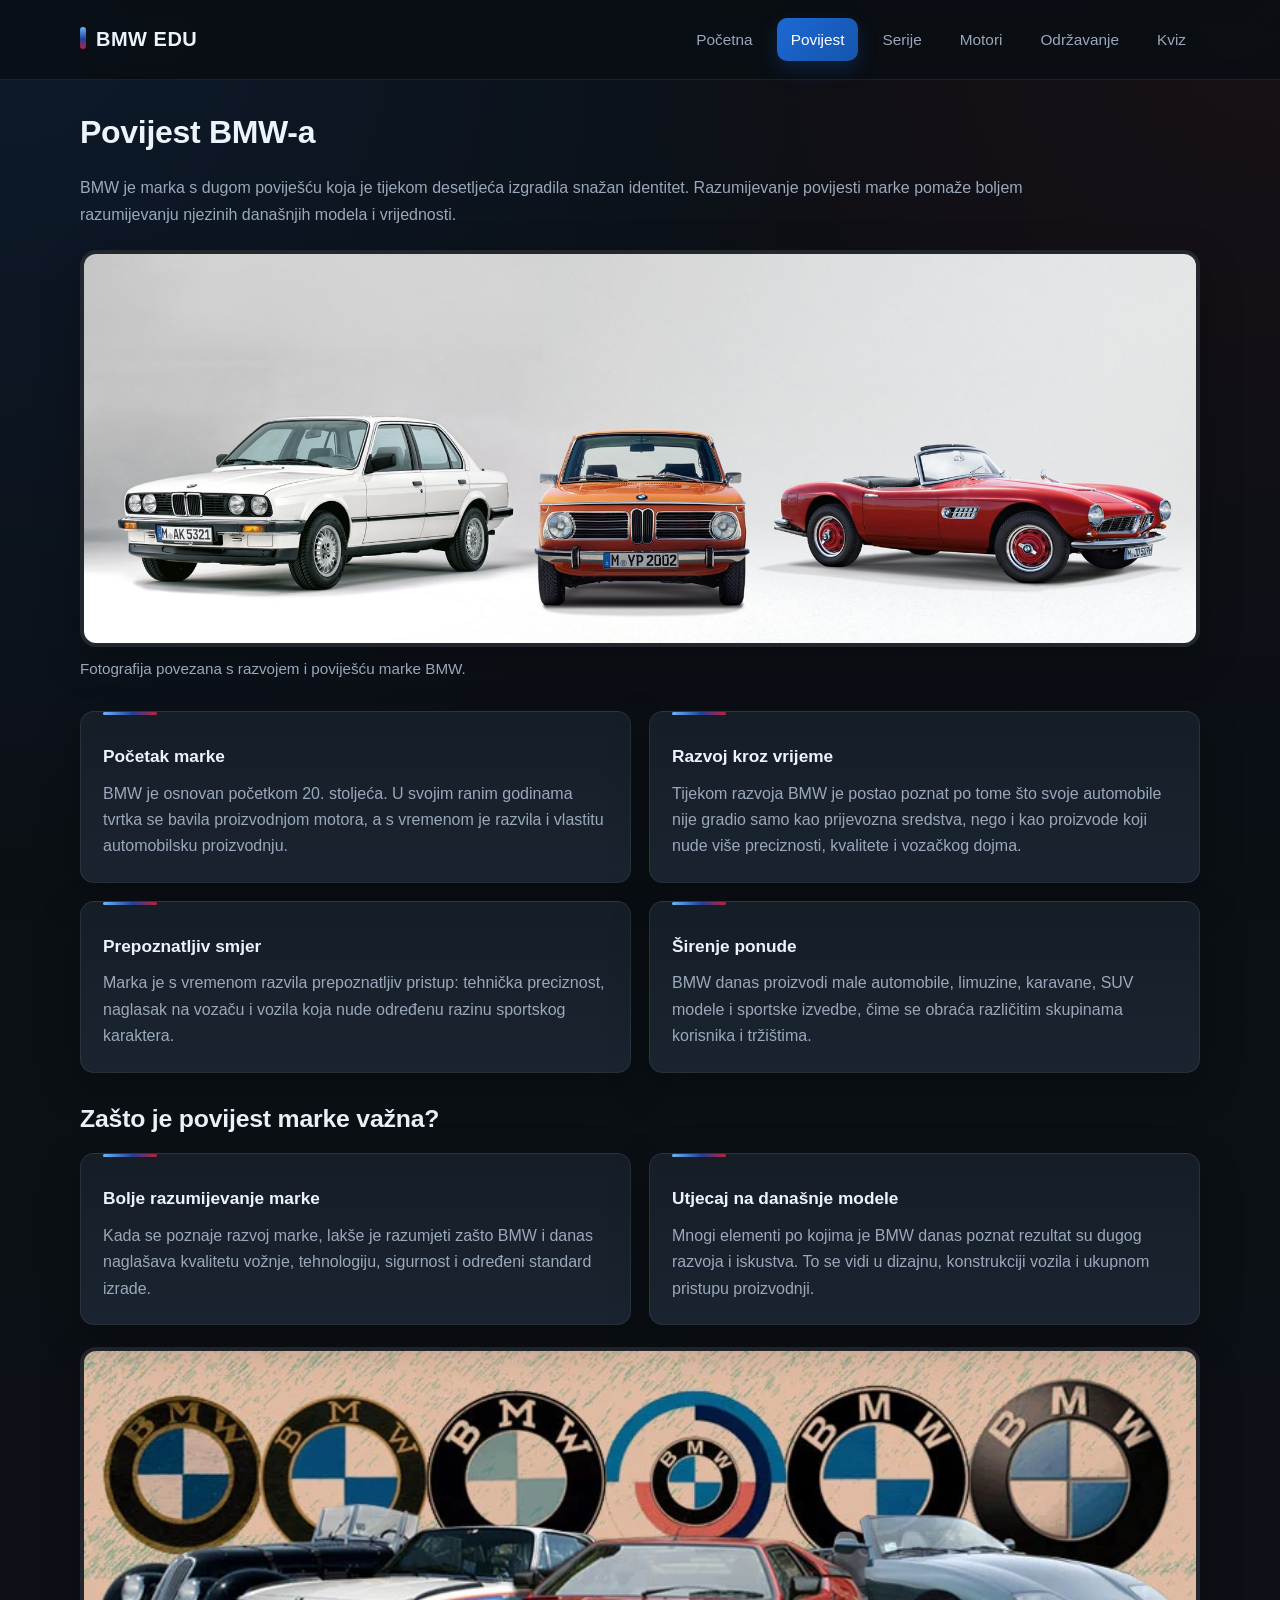
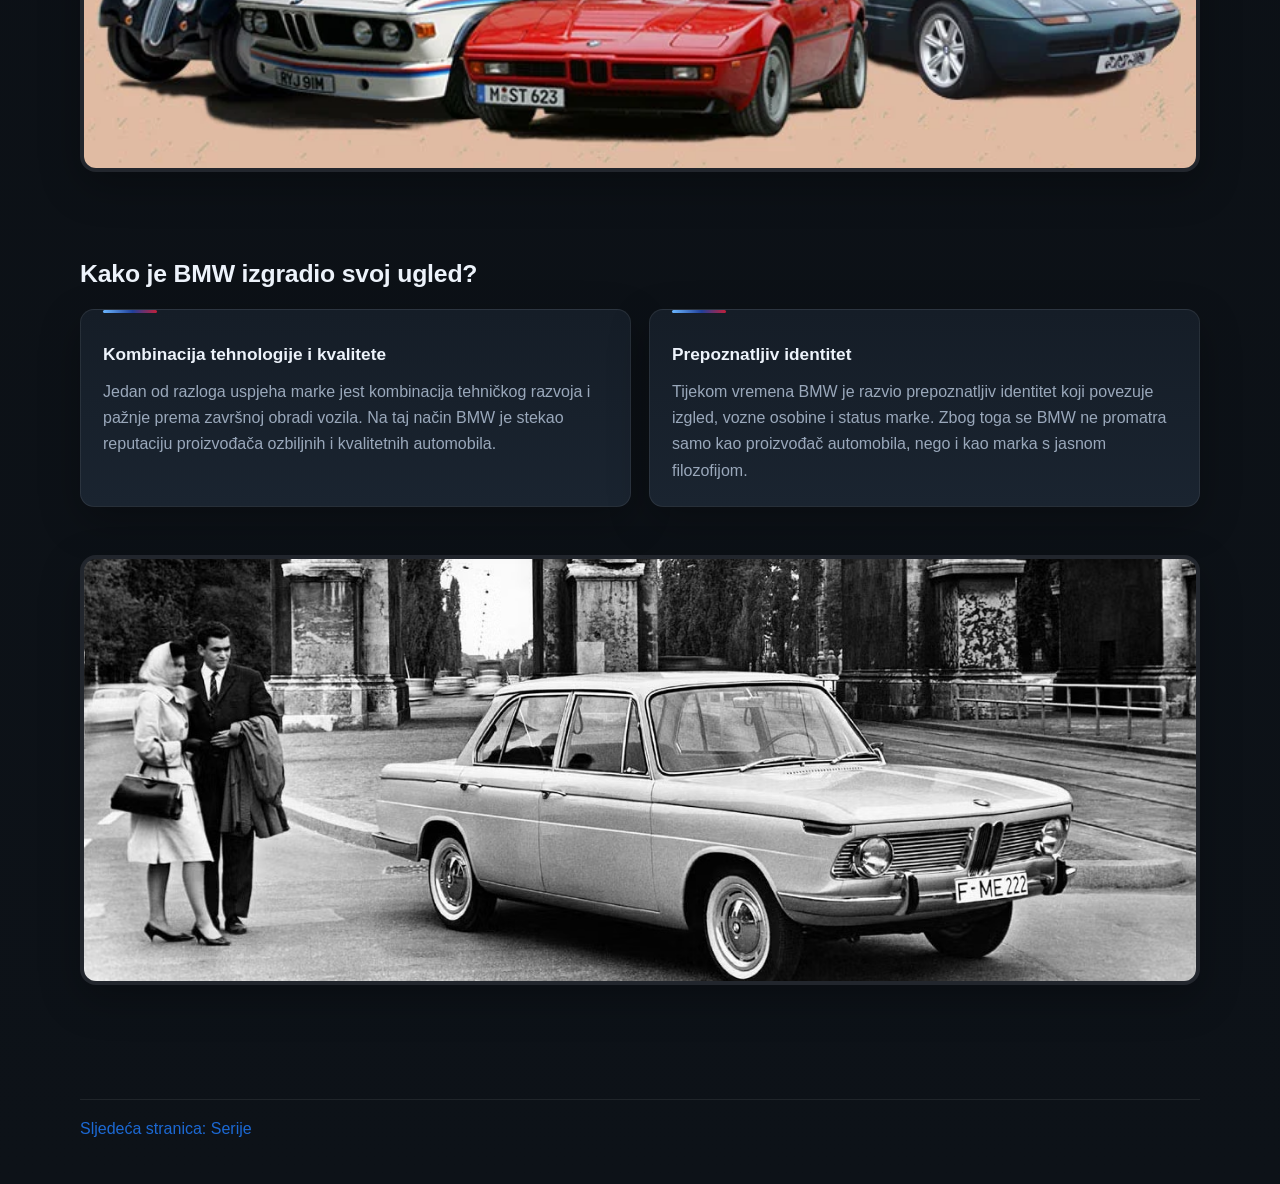
<file: povijest.html>
<!DOCTYPE html>
<html lang="hr">
<head>
    <meta charset="UTF-8" />
    <meta name="viewport" content="width=device-width, initial-scale=1.0" />
    <title>BMW EDU – Povijest</title>
    <link rel="stylesheet" href="style.css" />
</head>
<body>

    <header class="topbar">
        <div class="container topbar__inner">
            <a class="brand" href="index.html">BMW EDU</a>
            <nav class="nav">
                <a href="index.html">Početna</a>
                <a class="active" href="povijest.html">Povijest</a>
                <a href="serije.html">Serije</a>
                <a href="motori.html">Motori</a>
                <a href="odrzavanje.html">Održavanje</a>
                <a href="kviz.html">Kviz</a>
            </nav>
        </div>
    </header>

    <main class="section">
        <div class="container">
            <h1>Povijest BMW-a</h1>
            <p class="section-intro">
                BMW je marka s dugom poviješću koja je tijekom desetljeća izgradila snažan identitet.
                Razumijevanje povijesti marke pomaže boljem razumijevanju njezinih današnjih modela i vrijednosti.
            </p>

            <figure class="page-image">
                <img src="images/povijest-bmw.jpeg" alt="Povijesni prikaz marke BMW">
                <figcaption>Fotografija povezana s razvojem i poviješću marke BMW.</figcaption>
            </figure>

            <div class="grid-2">
                <div class="card">
                    <h3>Početak marke</h3>
                    <p>
                        BMW je osnovan početkom 20. stoljeća. U svojim ranim godinama tvrtka se bavila proizvodnjom motora,
                        a s vremenom je razvila i vlastitu automobilsku proizvodnju.
                    </p>
                </div>

                <div class="card">
                    <h3>Razvoj kroz vrijeme</h3>
                    <p>
                        Tijekom razvoja BMW je postao poznat po tome što svoje automobile nije gradio samo kao prijevozna sredstva,
                        nego i kao proizvode koji nude više preciznosti, kvalitete i vozačkog dojma.
                    </p>
                </div>

                <div class="card">
                    <h3>Prepoznatljiv smjer</h3>
                    <p>
                        Marka je s vremenom razvila prepoznatljiv pristup: tehnička preciznost, naglasak na vozaču
                        i vozila koja nude određenu razinu sportskog karaktera.
                    </p>
                </div>

                <div class="card">
                    <h3>Širenje ponude</h3>
                    <p>
                        BMW danas proizvodi male automobile, limuzine, karavane, SUV modele i sportske izvedbe,
                        čime se obraća različitim skupinama korisnika i tržištima.
                    </p>
                </div>
            </div>

            <section class="section">
                <h2>Zašto je povijest marke važna?</h2>
                <div class="grid-2">
                    <div class="card">
                        <h3>Bolje razumijevanje marke</h3>
                        <p>
                            Kada se poznaje razvoj marke, lakše je razumjeti zašto BMW i danas naglašava kvalitetu vožnje,
                            tehnologiju, sigurnost i određeni standard izrade.
                        </p>
                    </div>

                    <div class="card">
                        <h3>Utjecaj na današnje modele</h3>
                        <p>
                            Mnogi elementi po kojima je BMW danas poznat rezultat su dugog razvoja i iskustva.
                            To se vidi u dizajnu, konstrukciji vozila i ukupnom pristupu proizvodnji.
                        </p>
                    </div>
                </div>
                <figure class="page-image">
                    <img src="images/povijest2.jpeg" alt="Povijesni prikaz marke BMW">
                </figure>
            </section>

            <section class="section">
                <h2>Kako je BMW izgradio svoj ugled?</h2>
                <div class="grid-2">
                    <div class="card">
                        <h3>Kombinacija tehnologije i kvalitete</h3>
                        <p>
                            Jedan od razloga uspjeha marke jest kombinacija tehničkog razvoja i pažnje prema završnoj obradi vozila.
                            Na taj način BMW je stekao reputaciju proizvođača ozbiljnih i kvalitetnih automobila.
                        </p>
                    </div>

                    <div class="card">
                        <h3>Prepoznatljiv identitet</h3>
                        <p>
                            Tijekom vremena BMW je razvio prepoznatljiv identitet koji povezuje izgled, vozne osobine i status marke.
                            Zbog toga se BMW ne promatra samo kao proizvođač automobila, nego i kao marka s jasnom filozofijom.
                        </p>
                    </div>
                </div>
            </section>
            <figure class="page-image">
                <img src="images/povijest3.jpg" alt="Povijesni prikaz marke BMW">
        </div>
    </main>

    <footer class="footer">
        <div class="container footer__inner">
            <a href="serije.html">Sljedeća stranica: Serije</a>
        </div>
    </footer>

</body>
</html>
</file>
<file: style.css>
:root {
    --bg: #0b0f14;
    --bg-soft: #111821;
    --panel: #151d27;
    --panel-2: #1a2430;
    --text: #edf3fb;
    --muted: #9aa8bb;
    --line: rgba(255,255,255,0.08);
    --bmw-blue: #1c69d4;
    --bmw-blue-dark: #1554ac;
    --m-light-blue: #6bb6ff;
    --m-blue: #21409a;
    --m-red: #c11f3a;
    --good: #1fa463;
    --bad: #d64557;
    --shadow: 0 14px 40px rgba(0,0,0,0.28);
    --radius: 14px;
}

* {
    box-sizing: border-box;
}

html {
    scroll-behavior: smooth;
}

body {
    margin: 0;
    font-family: Arial, Helvetica, sans-serif;
    background: radial-gradient(circle at top left, rgba(28,105,212,0.12), transparent 28%), radial-gradient(circle at top right, rgba(193,31,58,0.08), transparent 22%), linear-gradient(180deg, #0b0f14 0%, #0d1218 100%);
    color: var(--text);
    line-height: 1.65;
}

.container {
    width: min(1120px, 92%);
    margin: 0 auto;
}

/* HEADER */

.topbar {
    position: sticky;
    top: 0;
    z-index: 100;
    background: rgba(10,14,20,0.88);
    backdrop-filter: blur(10px);
    border-bottom: 1px solid var(--line);
}

.topbar__inner {
    display: flex;
    justify-content: space-between;
    align-items: center;
    gap: 20px;
    padding: 18px 0;
    flex-wrap: wrap;
}

.brand {
    text-decoration: none;
    color: var(--text);
    font-size: 1.25rem;
    font-weight: 700;
    letter-spacing: 0.5px;
    position: relative;
    padding-left: 16px;
}

    .brand::before {
        content: "";
        position: absolute;
        left: 0;
        top: 4px;
        width: 6px;
        height: 22px;
        border-radius: 4px;
        background: linear-gradient( 180deg, var(--m-light-blue) 0%, var(--m-blue) 55%, var(--m-red) 100% );
    }

.nav {
    display: flex;
    gap: 10px;
    flex-wrap: wrap;
}

    .nav a {
        text-decoration: none;
        color: var(--muted);
        padding: 9px 14px;
        border-radius: 10px;
        transition: 0.2s ease;
        font-size: 0.96rem;
    }

        .nav a:hover {
            color: var(--text);
            background: rgba(255,255,255,0.05);
        }

    .nav .active,
    .nav__cta {
        color: #ffffff;
        background: linear-gradient(135deg, var(--bmw-blue) 0%, var(--bmw-blue-dark) 100%);
        box-shadow: 0 8px 20px rgba(28,105,212,0.22);
    }

        .nav .active:hover,
        .nav__cta:hover {
            background: linear-gradient(135deg, #2b7ae6 0%, #1b5bc0 100%);
            color: #ffffff;
        }

/* HERO */

.hero {
    padding: 56px 0 24px;
}

.hero__box {
    background: linear-gradient(180deg, rgba(21,29,39,0.96), rgba(17,24,33,0.96));
    border: 1px solid var(--line);
    border-radius: 18px;
    padding: 34px;
    box-shadow: var(--shadow);
    position: relative;
    overflow: hidden;
}

    .hero__box::after {
        content: "";
        position: absolute;
        inset: auto -80px -80px auto;
        width: 220px;
        height: 220px;
        background: radial-gradient(circle, rgba(28,105,212,0.18), transparent 65%);
        pointer-events: none;
    }

.hero h1 {
    margin-top: 0;
    margin-bottom: 14px;
    font-size: 2.15rem;
    line-height: 1.2;
    letter-spacing: -0.4px;
}

.hero p {
    margin: 0 0 20px;
    color: var(--muted);
    max-width: 900px;
}

.hero__buttons {
    display: flex;
    gap: 12px;
    flex-wrap: wrap;
}

/* BUTTONS */

.btn {
    display: inline-block;
    text-decoration: none;
    background: linear-gradient(135deg, var(--bmw-blue) 0%, var(--bmw-blue-dark) 100%);
    color: #ffffff;
    padding: 11px 18px;
    border-radius: 10px;
    transition: 0.2s ease;
    font-weight: 600;
    border: 1px solid rgba(255,255,255,0.06);
}

    .btn:hover {
        transform: translateY(-1px);
        box-shadow: 0 10px 24px rgba(28,105,212,0.22);
    }

.btn--secondary {
    background: rgba(255,255,255,0.04);
    color: var(--text);
    border: 1px solid var(--line);
}

    .btn--secondary:hover {
        background: rgba(255,255,255,0.08);
        box-shadow: none;
    }

/* SECTIONS */

.section {
    padding: 26px 0;
}

    .section h1 {
        margin-top: 0;
        margin-bottom: 10px;
        font-size: 2rem;
        letter-spacing: -0.3px;
    }

    .section h2 {
        margin-top: 0;
        margin-bottom: 14px;
        font-size: 1.55rem;
        letter-spacing: -0.2px;
    }

.section-intro {
    color: var(--muted);
    margin-bottom: 20px;
    max-width: 980px;
}

/* LAYOUT */

.grid {
    display: grid;
    grid-template-columns: repeat(3, 1fr);
    gap: 18px;
}

.grid-2 {
    display: grid;
    grid-template-columns: repeat(2, 1fr);
    gap: 18px;
}

/* CARDS */

.card {
    background: linear-gradient(180deg, var(--panel) 0%, var(--panel-2) 100%);
    border: 1px solid var(--line);
    border-radius: var(--radius);
    padding: 22px;
    box-shadow: var(--shadow);
    position: relative;
}

    .card::before {
        content: "";
        position: absolute;
        left: 22px;
        top: 0;
        width: 54px;
        height: 3px;
        border-radius: 999px;
        background: linear-gradient( 90deg, var(--m-light-blue) 0%, var(--m-blue) 55%, var(--m-red) 100% );
    }

    .card h3 {
        margin-top: 8px;
        margin-bottom: 10px;
        font-size: 1.08rem;
        color: var(--text);
    }

    .card p {
        margin: 0;
        color: var(--muted);
    }

.list {
    margin: 0;
    padding-left: 20px;
}

    .list li {
        margin-bottom: 8px;
        color: var(--muted);
    }

/* TABLE */

.table-wrap {
    overflow-x: auto;
    background: linear-gradient(180deg, var(--panel) 0%, var(--panel-2) 100%);
    border: 1px solid var(--line);
    border-radius: var(--radius);
    box-shadow: var(--shadow);
}

table {
    width: 100%;
    border-collapse: collapse;
}

th, td {
    padding: 15px 16px;
    text-align: left;
    border-bottom: 1px solid var(--line);
}

th {
    background: rgba(255,255,255,0.04);
    color: var(--text);
    font-weight: 700;
}

td {
    color: var(--muted);
}

/* IMAGES */

.page-image {
    margin: 22px 0 30px;
}

    .page-image img {
        width: 100%;
        max-height: 430px;
        object-fit: cover;
        display: block;
        border-radius: 16px;
        border: 4px solid var(--line);
        background: #0f141b;
        box-shadow: var(--shadow);
    }

    .page-image figcaption {
        margin-top: 9px;
        font-size: 0.95rem;
        color: var(--muted);
    }

/* FOOTER */

.footer {
    margin-top: 34px;
    padding: 24px 0 42px;
}

.footer__inner {
    border-top: 1px solid var(--line);
    padding-top: 16px;
    display: flex;
    justify-content: space-between;
    gap: 16px;
    flex-wrap: wrap;
    color: var(--muted);
}

.footer a {
    color: var(--bmw-blue);
    text-decoration: none;
}

    .footer a:hover {
        color: #4f95f0;
    }

/* QUIZ */

.quizWrap {
    background: linear-gradient(180deg, var(--panel) 0%, var(--panel-2) 100%);
    border: 1px solid var(--line);
    border-radius: 16px;
    padding: 22px;
    box-shadow: var(--shadow);
}

.scorebar {
    display: flex;
    justify-content: space-between;
    align-items: center;
    gap: 12px;
    flex-wrap: wrap;
    margin-bottom: 20px;
    padding-bottom: 14px;
    border-bottom: 1px solid var(--line);
    color: var(--muted);
}

.btnSmall {
    border: 1px solid rgba(255,255,255,0.06);
    background: linear-gradient(135deg, var(--bmw-blue) 0%, var(--bmw-blue-dark) 100%);
    color: white;
    padding: 10px 15px;
    border-radius: 10px;
    cursor: pointer;
    font-weight: 600;
    transition: 0.2s ease;
}

    .btnSmall:hover {
        transform: translateY(-1px);
        box-shadow: 0 10px 24px rgba(28,105,212,0.22);
    }

.q {
    border: 1px solid var(--line);
    border-radius: 12px;
    padding: 16px;
    margin-bottom: 16px;
    background: rgba(255,255,255,0.02);
}

    .q.correct {
        border-color: rgba(31,164,99,0.55);
        background: rgba(31,164,99,0.10);
    }

    .q.wrong {
        border-color: rgba(214,69,87,0.55);
        background: rgba(214,69,87,0.10);
    }

    .q legend {
        font-weight: 700;
        padding: 0 6px;
        color: var(--text);
    }

.opt {
    display: block;
    margin: 8px 0;
    padding: 11px 13px;
    background: rgba(255,255,255,0.03);
    border: 1px solid var(--line);
    border-radius: 10px;
    cursor: pointer;
    color: var(--muted);
    transition: 0.2s ease;
}

    .opt:hover {
        background: rgba(255,255,255,0.06);
        border-color: rgba(28,105,212,0.35);
        color: var(--text);
    }

    .opt input {
        margin-right: 8px;
    }

.feedback {
    display: none;
    margin-top: 10px;
    font-weight: 700;
}

    .feedback.show {
        display: block;
    }

    .feedback.good {
        color: var(--good);
    }

    .feedback.bad {
        color: var(--bad);
    }

.hint {
    display: none;
    margin-top: 6px;
    color: var(--muted);
}

    .hint.show {
        display: block;
    }

.final-card {
    display: none;
    background: linear-gradient(180deg, var(--panel) 0%, var(--panel-2) 100%);
    border: 1px solid var(--line);
    border-radius: 14px;
    padding: 22px;
    margin-top: 20px;
    box-shadow: var(--shadow);
}

/* RESULT REVIEW */

.review-item {
    background: linear-gradient(180deg, var(--panel) 0%, var(--panel-2) 100%);
    border: 1px solid var(--line);
    border-radius: 14px;
    padding: 18px;
    box-shadow: var(--shadow);
}

    .review-item.correct {
        border-left: 5px solid var(--good);
    }

    .review-item.wrong {
        border-left: 5px solid var(--bad);
    }

    .review-item p {
        color: var(--muted);
    }

/* MOBILE */

@media (max-width: 900px) {
    .grid,
    .grid-2 {
        grid-template-columns: 1fr;
    }

    .hero h1,
    .section h1 {
        font-size: 1.7rem;
    }

    .hero__box,
    .card,
    .quizWrap {
        padding: 20px;
    }

    .brand {
        font-size: 1.1rem;
    }
}
</file>
